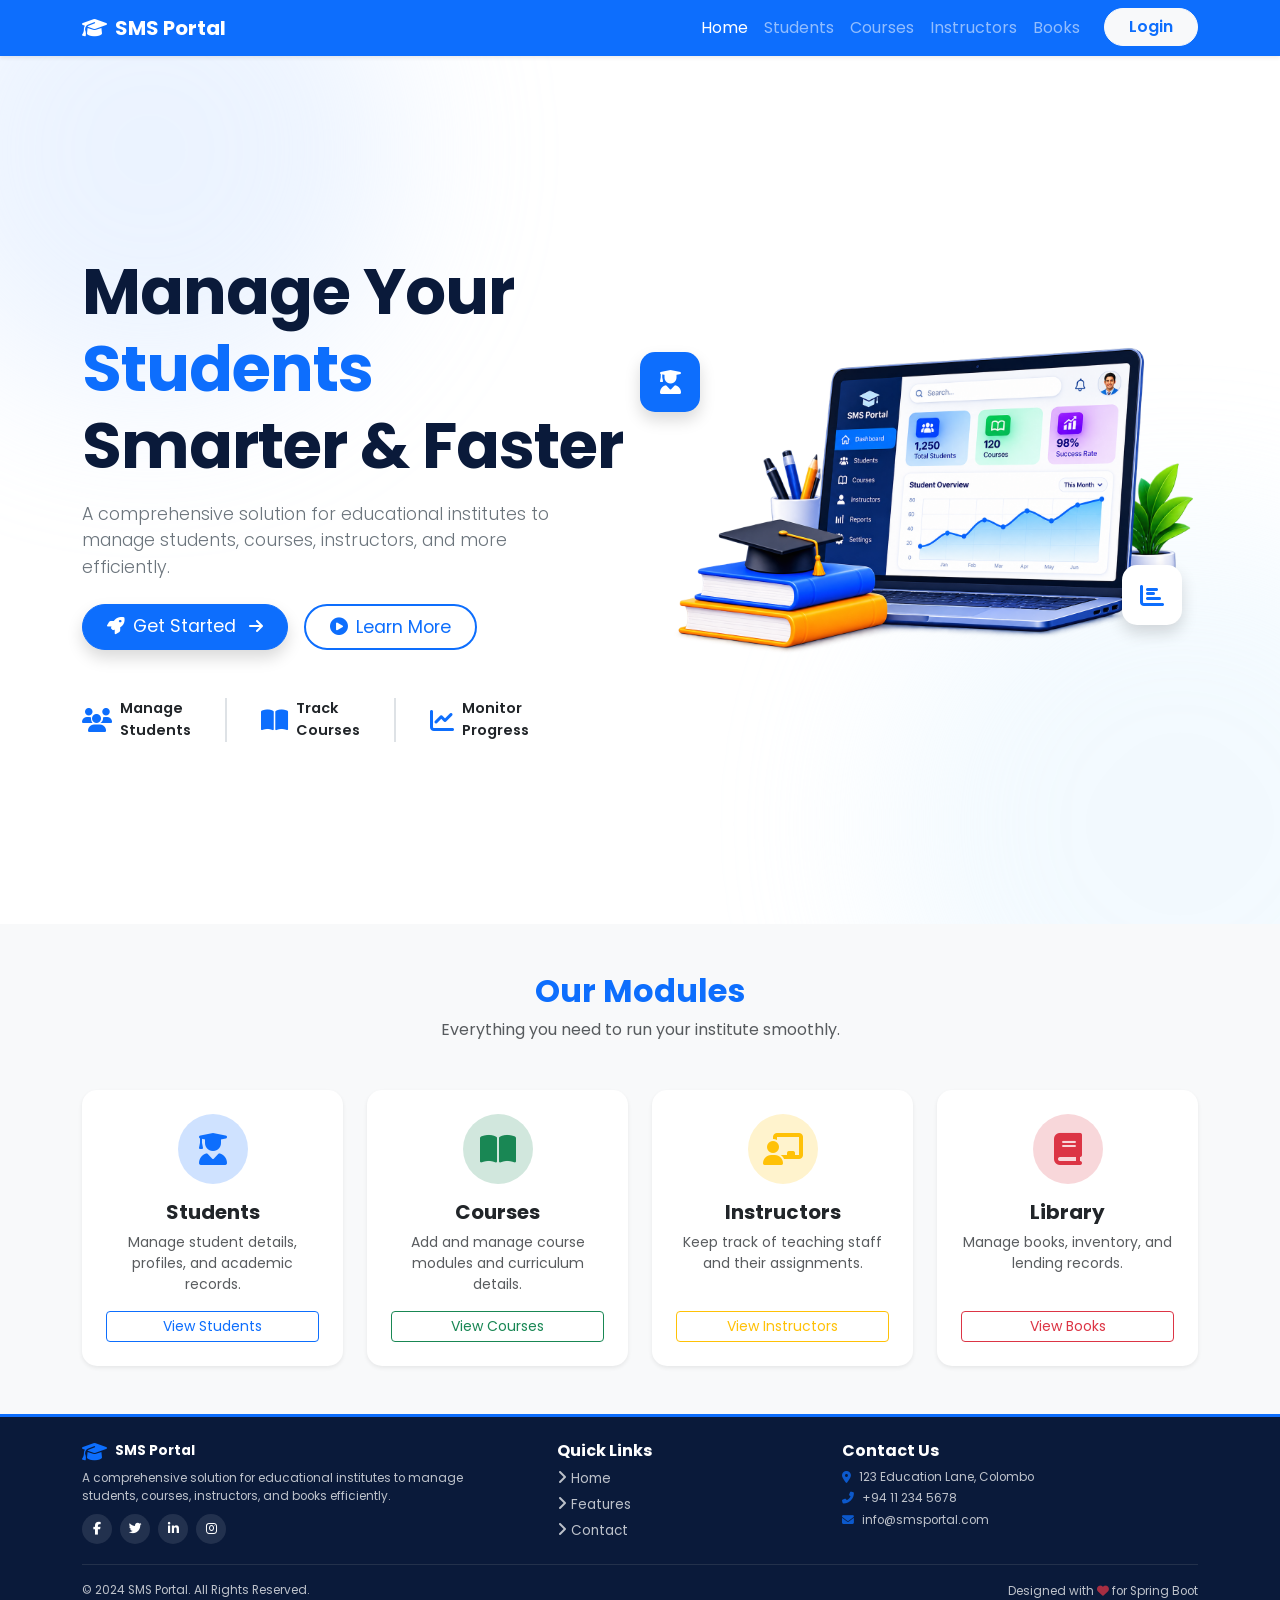
<file: index.html>
<!DOCTYPE html>
<html lang="en">

<head>
    <meta charset="UTF-8">
    <meta name="viewport" content="width=device-width, initial-scale=1.0">
    <title>Student Management System | Home</title>
    <!-- Bootstrap 5 CSS -->
    <link href="https://cdn.jsdelivr.net/npm/bootstrap@5.3.0/dist/css/bootstrap.min.css" rel="stylesheet">
    <!-- FontAwesome for Icons -->
    <link rel="stylesheet" href="https://cdnjs.cloudflare.com/ajax/libs/font-awesome/6.4.0/css/all.min.css">
    <!-- Google Fonts -->
    <link href="https://fonts.googleapis.com/css2?family=Poppins:wght@300;400;500;600;700;800&display=swap"
        rel="stylesheet">
    <!-- Custom CSS -->
    <link rel="stylesheet" href="/assets/css/homePage.css">
</head>

<body>

    
    <!-- Navigation Bar (Blue Background, White Text) -->
    <nav class="navbar navbar-expand-lg navbar-dark fixed-top shadow-sm" style="background-color: #0d6efd;">
        <div class="container">
            <a class="navbar-brand fw-bold text-white" href="#">
                <i class="fas fa-graduation-cap me-2"></i>SMS Portal
            </a>
            <button class="navbar-toggler" type="button" data-bs-toggle="collapse" data-bs-target="#navbarNav">
                <span class="navbar-toggler-icon"></span>
            </button>
            <div class="collapse navbar-collapse" id="navbarNav">
                <ul class="navbar-nav ms-auto">
                    <li class="nav-item"><a class="nav-link active" href="/index.html">Home</a></li>
                    <li class="nav-item"><a class="nav-link" href="/student.html">Students</a></li>
                    <li class="nav-item"><a class="nav-link" href="/course.html">Courses</a></li>
                    <li class="nav-item"><a class="nav-link" href="/instructor.html">Instructors</a></li>
                    <li class="nav-item"><a class="nav-link" href="/book.html">Books</a></li>
                    <li class="nav-item ms-lg-3">
                        <!-- Login button white with blue text -->
                        <a class="btn btn-light text-primary fw-semibold px-4 rounded-pill" href="#">Login</a>
                    </li>
                </ul>
            </div>
        </div>
    </nav>

    <!-- Hero Section -->
    <header class="hero-section d-flex align-items-center position-relative">
        <!-- Background Shapes (Optional, for the blob effect) -->
        <div class="bg-shape shape-1"></div>
        <div class="bg-shape shape-2"></div>

        <div class="container position-relative z-1">
            <div class="row align-items-center min-vh-100 pt-5 mt-4">
                <div class="col-lg-6 text-center text-lg-start">
                    <!-- Main Heading with colored text -->
                    <h1 class="display-3 fw-bold mb-3 animate-fade-in" style="line-height: 1.2; color: #0a1a3a;">
                        Manage Your <br>
                        <span class="text-primary">Students</span> <br>
                        Smarter & Faster
                    </h1>
                    <p class="lead text-secondary mb-4 animate-fade-in pe-lg-5" style="font-size: 1.1rem;">
                        A comprehensive solution for educational institutes to manage students, courses, instructors,
                        and more efficiently.
                    </p>

                    <!-- Buttons with Icons -->
                    <div class="d-flex gap-3 justify-content-center justify-content-lg-start mb-5">
                        <a href="#" class="btn btn-primary btn-lg px-4 rounded-pill shadow custom-btn">
                            <i class="fas fa-rocket me-2"></i>Get Started <i class="fas fa-arrow-right ms-2 fs-6"></i>
                        </a>
                        <a href="#features" class="btn btn-outline-primary btn-lg px-4 rounded-pill custom-btn-outline">
                            <i class="fas fa-play-circle me-2"></i>Learn More
                        </a>
                    </div>

                    <!-- Bottom Features Strip (Icons) -->
                    <div class="d-flex justify-content-center justify-content-lg-start gap-4 mt-4 feature-strip">
                        <div class="d-flex align-items-center gap-2">
                            <i class="fas fa-users text-primary fs-4"></i>
                            <span class="fw-semibold text-dark" style="font-size: 0.9rem;">Manage<br>Students</span>
                        </div>
                        <div class="vr"></div>
                        <div class="d-flex align-items-center gap-2">
                            <i class="fas fa-book-open text-primary fs-4"></i>
                            <span class="fw-semibold text-dark" style="font-size: 0.9rem;">Track<br>Courses</span>
                        </div>
                        <div class="vr"></div>
                        <div class="d-flex align-items-center gap-2">
                            <i class="fas fa-chart-line text-primary fs-4"></i>
                            <span class="fw-semibold text-dark" style="font-size: 0.9rem;">Monitor<br>Progress</span>
                        </div>
                    </div>
                </div>

                <!-- Hero Image -->
                <div class="col-lg-6 d-none d-lg-block text-center position-relative">
                    <!-- Floating icons (Decorative) -->
                    <div class="floating-icon icon-1 shadow"><i class="fas fa-user-graduate text-white fs-4"></i></div>
                    <div class="floating-icon icon-2 shadow"><i class="fas fa-chart-bar text-primary fs-4"></i></div>

                    <img src="/assets/images/Student Management Dashboard Workspace.png" alt="Dashboard Illustration"
                        class="img-fluid hero-img animate-float">
                </div>
            </div>
        </div>
    </header>

    <!-- Features Section (Cards) -->
    <section id="features" class="py-5 bg-light">
        <div class="container">
            <div class="text-center mb-5">
                <h2 class="fw-bold text-primary">Our Modules</h2>
                <p class="text-muted">Everything you need to run your institute smoothly.</p>
            </div>
            <div class="row g-4">
                <!-- Card 1: Students -->
                <div class="col-md-3">
                    <div class="card h-100 border-0 shadow-sm feature-card text-center p-4">
                        <div class="icon-box bg-primary-subtle text-primary mb-3">
                            <i class="fas fa-user-graduate fa-2x"></i>
                        </div>
                        <h5 class="fw-bold">Students</h5>
                        <p class="text-muted small">Manage student details, profiles, and academic records.</p>
                        <a href="/student.html" class="btn btn-sm btn-outline-primary mt-auto">View Students</a>
                    </div>
                </div>
                <!-- Card 2: Courses -->
                <div class="col-md-3">
                    <div class="card h-100 border-0 shadow-sm feature-card text-center p-4">
                        <div class="icon-box bg-success-subtle text-success mb-3">
                            <i class="fas fa-book-open fa-2x"></i>
                        </div>
                        <h5 class="fw-bold">Courses</h5>
                        <p class="text-muted small">Add and manage course modules and curriculum details.</p>
                        <a href="/course.html" class="btn btn-sm btn-outline-success mt-auto">View Courses</a>
                    </div>
                </div>
                <!-- Card 3: Instructors -->
                <div class="col-md-3">
                    <div class="card h-100 border-0 shadow-sm feature-card text-center p-4">
                        <div class="icon-box bg-warning-subtle text-warning mb-3">
                            <i class="fas fa-chalkboard-teacher fa-2x"></i>
                        </div>
                        <h5 class="fw-bold">Instructors</h5>
                        <p class="text-muted small">Keep track of teaching staff and their assignments.</p>
                        <a href="/instructor.html" class="btn btn-sm btn-outline-warning mt-auto">View Instructors</a>
                    </div>
                </div>
                <!-- Card 4: Books -->
                <div class="col-md-3">
                    <div class="card h-100 border-0 shadow-sm feature-card text-center p-4">
                        <div class="icon-box bg-danger-subtle text-danger mb-3">
                            <i class="fas fa-book fa-2x"></i>
                        </div>
                        <h5 class="fw-bold">Library</h5>
                        <p class="text-muted small">Manage books, inventory, and lending records.</p>
                        <a href="/book.html" class="btn btn-sm btn-outline-danger mt-auto">View Books</a>
                    </div>
                </div>
            </div>
        </div>
    </section>

    <!-- Footer -->
    <!-- Footer (Compact Version) -->
    <footer class="footer-section text-white pt-4 pb-3">
        <div class="container">
            <div class="row gy-3">

                <!-- Column 1: Brand & About -->
                <div class="col-lg-5 col-md-12">
                    <a class="navbar-brand fw-bold text-white d-flex align-items-center mb-2" href="#">
                        <i class="fas fa-graduation-cap me-2 text-primary fs-5"></i>
                        <span>SMS Portal</span>
                    </a>
                    <p class="text-light opacity-75 small mb-2 pe-lg-4">
                        A comprehensive solution for educational institutes to manage students, courses, instructors,
                        and books efficiently.
                    </p>
                    <!-- Social Media Icons -->
                    <div class="d-flex gap-2 mt-2 social-icons">
                        <a href="#" class="text-white"><i class="fab fa-facebook-f"></i></a>
                        <a href="#" class="text-white"><i class="fab fa-twitter"></i></a>
                        <a href="#" class="text-white"><i class="fab fa-linkedin-in"></i></a>
                        <a href="#" class="text-white"><i class="fab fa-instagram"></i></a>
                    </div>
                </div>

                <!-- Column 2: Quick Links -->
                <div class="col-lg-3 col-md-6">
                    <h6 class="fw-bold mb-2 text-white">Quick Links</h6>
                    <ul class="list-unstyled footer-links mb-0">
                        <li><a href="#" class="text-light opacity-75 text-decoration-none"><i
                                    class="fas fa-angle-right me-1 fs-6"></i>Home</a></li>
                        <li><a href="#features" class="text-light opacity-75 text-decoration-none"><i
                                    class="fas fa-angle-right me-1 fs-6"></i>Features</a></li>
                        <li><a href="#" class="text-light opacity-75 text-decoration-none"><i
                                    class="fas fa-angle-right me-1 fs-6"></i>Contact</a></li>
                    </ul>
                </div>

                <!-- Column 3: Contact Info -->
                <div class="col-lg-4 col-md-6">
                    <h6 class="fw-bold mb-2 text-white">Contact Us</h6>
                    <ul class="list-unstyled text-light opacity-75 small mb-0">
                        <li class="mb-1"><i class="fas fa-map-marker-alt me-2 text-primary"></i>123 Education Lane,
                            Colombo</li>
                        <li class="mb-1"><i class="fas fa-phone-alt me-2 text-primary"></i>+94 11 234 5678</li>
                        <li><i class="fas fa-envelope me-2 text-primary"></i>info@smsportal.com</li>
                    </ul>
                </div>

            </div>

            <hr class="border-secondary my-3">

            <!-- Copyright Section -->
            <div class="row align-items-center">
                <div class="col-md-6 text-center text-md-start mb-2 mb-md-0">
                    <p class="mb-0 small text-light opacity-75">&copy; 2024 SMS Portal. All Rights Reserved.</p>
                </div>
                <div class="col-md-6 text-center text-md-end">
                    <small class="text-light opacity-75">Designed with <i
                            class="fas fa-heart text-danger animate-heartbeat"></i> for Spring Boot</small>
                </div>
            </div>
        </div>
    </footer>

    <!-- Bootstrap JS -->
    <script src="https://cdn.jsdelivr.net/npm/bootstrap@5.3.0/dist/js/bootstrap.bundle.min.js"></script>
</body>

</html>
</file>
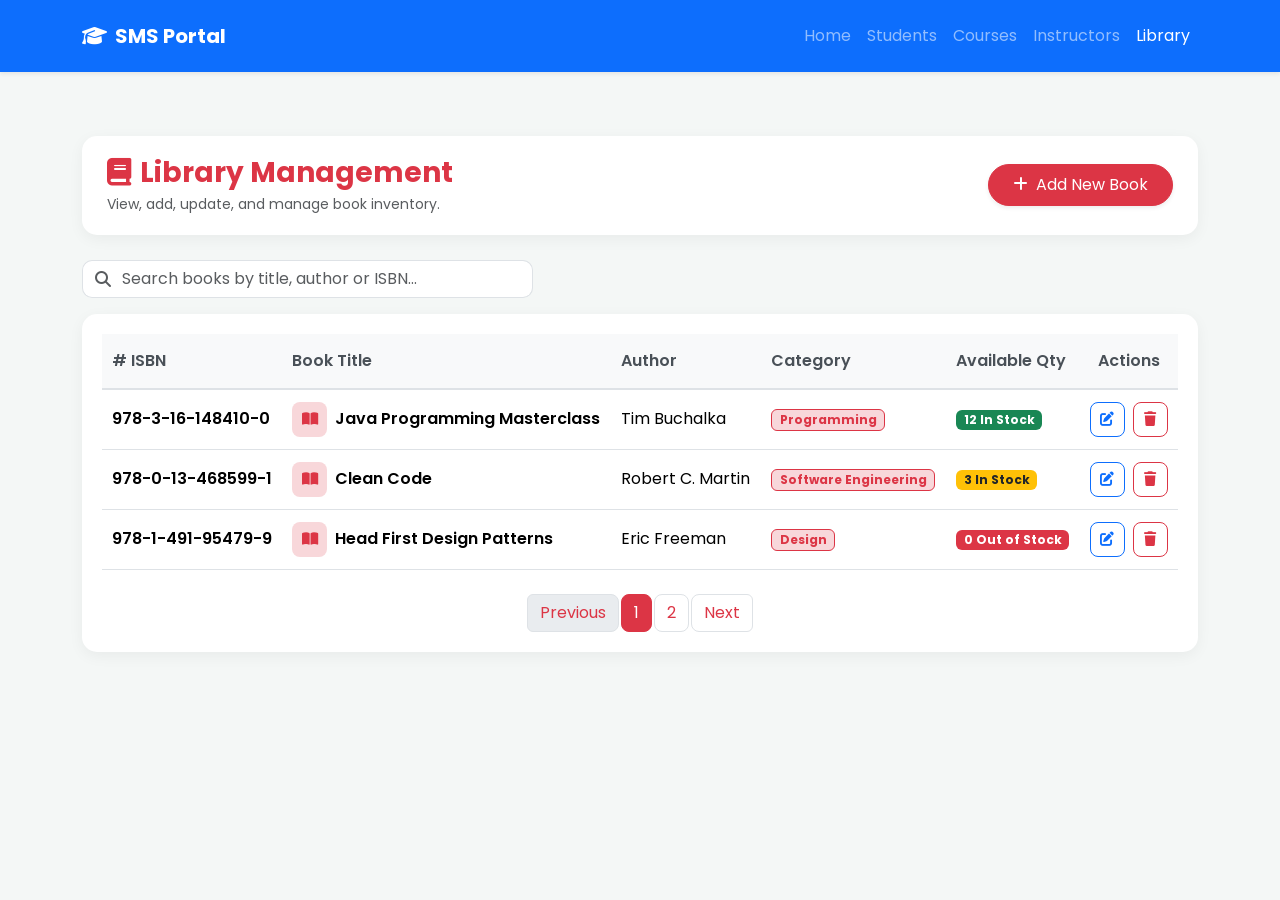
<file: book.html>
<!DOCTYPE html>
<html lang="en">

<head>
    <meta charset="UTF-8">
    <meta name="viewport" content="width=device-width, initial-scale=1.0">
    <title>Library Management | SMS Portal</title>
    <!-- Bootstrap 5 CSS -->
    <link href="https://cdn.jsdelivr.net/npm/bootstrap@5.3.0/dist/css/bootstrap.min.css" rel="stylesheet">
    <!-- FontAwesome -->
    <link rel="stylesheet" href="https://cdnjs.cloudflare.com/ajax/libs/font-awesome/6.4.0/css/all.min.css">
    <!-- Google Fonts -->
    <link href="https://fonts.googleapis.com/css2?family=Poppins:wght@300;400;500;600;700&display=swap" rel="stylesheet">
    
    <!-- Custom CSS -->
    <link rel="stylesheet" href="/assets/css/book.css">
</head>

<body>

    <!-- Navigation Bar -->
    <nav class="navbar navbar-expand-lg navbar-dark shadow-sm py-3">
        <div class="container">
            <a class="navbar-brand fw-bold" href="/index.html">
                <i class="fas fa-graduation-cap me-2"></i>SMS Portal
            </a>
            <button class="navbar-toggler" type="button" data-bs-toggle="collapse" data-bs-target="#navbarNav">
                <span class="navbar-toggler-icon"></span>
            </button>
            <div class="collapse navbar-collapse" id="navbarNav">
                <ul class="navbar-nav ms-auto">
                    <li class="nav-item"><a class="nav-link" href="/index.html">Home</a></li>
                    <li class="nav-item"><a class="nav-link" href="/student.html">Students</a></li>
                    <li class="nav-item"><a class="nav-link" href="/course.html">Courses</a></li>
                    <li class="nav-item"><a class="nav-link" href="/instructor.html">Instructors</a></li>
                    <li class="nav-item"><a class="nav-link active" href="/book.html">Library</a></li>
                </ul>
            </div>
        </div>
    </nav>

    <!-- Main Content -->
    <div class="container mt-5 pt-3">
        
        <!-- Page Header with Add Button -->
        <div class="page-header d-flex justify-content-between align-items-center flex-wrap">
            <div>
                <h3 class="fw-bold mb-1 text-danger"><i class="fas fa-book me-2"></i>Library Management</h3>
                <p class="text-muted mb-0 small">View, add, update, and manage book inventory.</p>
            </div>
            <button class="btn btn-danger px-4 py-2 rounded-pill shadow-sm mt-3 mt-md-0" data-bs-toggle="modal" data-bs-target="#addBookModal">
                <i class="fas fa-plus me-2"></i>Add New Book
            </button>
        </div>

        <!-- Search Bar -->
        <div class="row mb-3">
            <div class="col-md-5">
                <div class="input-group search-group">
                    <span class="input-group-text bg-white border-end-0"><i class="fas fa-search text-muted"></i></span>
                    <input type="text" class="form-control border-start-0 ps-0" placeholder="Search books by title, author or ISBN...">
                </div>
            </div>
        </div>

        <!-- Book Table -->
        <div class="table-card">
            <div class="table-responsive">
                <table class="table table-hover align-middle mb-0">
                    <thead>
                        <tr>
                            <th># ISBN</th>
                            <th>Book Title</th>
                            <th>Author</th>
                            <th>Category</th>
                            <th>Available Qty</th>
                            <th class="text-center">Actions</th>
                        </tr>
                    </thead>
                    <tbody>
                        <!-- Sample Data Row 1 (Backend eken enna one) -->
                        <tr>
                            <td class="fw-semibold">978-3-16-148410-0</td>
                            <td>
                                <div class="d-flex align-items-center">
                                    <div class="icon-box-small bg-danger-subtle text-danger me-2">
                                        <i class="fas fa-book-open"></i>
                                    </div>
                                    <span class="fw-semibold">Java Programming Masterclass</span>
                                </div>
                            </td>
                            <td>Tim Buchalka</td>
                            <td><span class="badge bg-danger-subtle text-danger border border-danger">Programming</span></td>
                            <td><span class="badge bg-success">12 In Stock</span></td>
                            <td class="text-center">
                                <button class="btn btn-sm btn-outline-primary btn-action me-1" title="Edit">
                                    <i class="fas fa-edit"></i>
                                </button>
                                <button class="btn btn-sm btn-outline-danger btn-action" title="Delete">
                                    <i class="fas fa-trash"></i>
                                </button>
                            </td>
                        </tr>
                        <!-- Sample Data Row 2 -->
                        <tr>
                            <td class="fw-semibold">978-0-13-468599-1</td>
                            <td>
                                <div class="d-flex align-items-center">
                                    <div class="icon-box-small bg-danger-subtle text-danger me-2">
                                        <i class="fas fa-book-open"></i>
                                    </div>
                                    <span class="fw-semibold">Clean Code</span>
                                </div>
                            </td>
                            <td>Robert C. Martin</td>
                            <td><span class="badge bg-danger-subtle text-danger border border-danger">Software Engineering</span></td>
                            <td><span class="badge bg-warning text-dark">3 In Stock</span></td>
                            <td class="text-center">
                                <button class="btn btn-sm btn-outline-primary btn-action me-1" title="Edit">
                                    <i class="fas fa-edit"></i>
                                </button>
                                <button class="btn btn-sm btn-outline-danger btn-action" title="Delete">
                                    <i class="fas fa-trash"></i>
                                </button>
                            </td>
                        </tr>
                        <!-- Sample Data Row 3 -->
                        <tr>
                            <td class="fw-semibold">978-1-491-95479-9</td>
                            <td>
                                <div class="d-flex align-items-center">
                                    <div class="icon-box-small bg-danger-subtle text-danger me-2">
                                        <i class="fas fa-book-open"></i>
                                    </div>
                                    <span class="fw-semibold">Head First Design Patterns</span>
                                </div>
                            </td>
                            <td>Eric Freeman</td>
                            <td><span class="badge bg-danger-subtle text-danger border border-danger">Design</span></td>
                            <td><span class="badge bg-danger">0 Out of Stock</span></td>
                            <td class="text-center">
                                <button class="btn btn-sm btn-outline-primary btn-action me-1" title="Edit">
                                    <i class="fas fa-edit"></i>
                                </button>
                                <button class="btn btn-sm btn-outline-danger btn-action" title="Delete">
                                    <i class="fas fa-trash"></i>
                                </button>
                            </td>
                        </tr>
                    </tbody>
                </table>
            </div>
            
            <!-- Pagination -->
            <nav class="mt-4">
                <ul class="pagination justify-content-center mb-0">
                    <li class="page-item disabled"><a class="page-link" href="#">Previous</a></li>
                    <li class="page-item active"><a class="page-link" href="#">1</a></li>
                    <li class="page-item"><a class="page-link" href="#">2</a></li>
                    <li class="page-item"><a class="page-link" href="#">Next</a></li>
                </ul>
            </nav>
        </div>
    </div>

    <!-- Add Book Modal -->
    <div class="modal fade" id="addBookModal" tabindex="-1" aria-labelledby="addBookModalLabel" aria-hidden="true">
        <div class="modal-dialog modal-lg modal-dialog-centered">
            <div class="modal-content border-0 shadow">
                <div class="modal-header bg-danger text-white">
                    <h5 class="modal-title fw-bold" id="addBookModalLabel"><i class="fas fa-book-medical me-2"></i>Add New Book</h5>
                    <button type="button" class="btn-close btn-close-white" data-bs-dismiss="modal" aria-label="Close"></button>
                </div>
                
                <!-- Form action eka oyage backend endpoint ekata change karanna -->
                <form onsubmit="addBook(event)" id="addBookForm">
                    <div class="modal-body p-4">
                        <div class="row g-3">
                            <!-- ISBN -->
                            <div class="col-md-6">
                                <label class="form-label fw-semibold">ISBN Number</label>
                                <input type="text" class="form-control" name="isbn" placeholder="e.g. 978-3-16-148410-0" id="isbn" required>
                            </div>
                            <!-- Book Title -->
                            <div class="col-md-6">
                                <label class="form-label fw-semibold">Book Title</label>
                                <input type="text" class="form-control" name="title" placeholder="Enter book title" id="title" required>
                            </div>
                            <!-- Author -->
                            <div class="col-md-6">
                                <label class="form-label fw-semibold">Author</label>
                                <input type="text" class="form-control" name="author" placeholder="Enter author name" id="author" required>
                            </div>
                            <!-- Category -->
                            <div class="col-md-6">
                                <label class="form-label fw-semibold">Category</label>
                                <select class="form-select" name="category" id="category" required>
                                    <option value="" selected disabled>Choose category...</option>
                                    <option value="Programming">Programming</option>
                                    <option value="Software Engineering">Software Engineering</option>
                                    <option value="Design">Design</option>
                                    <option value="Mathematics">Mathematics</option>
                                    <option value="Novel">Novel</option>
                                </select>
                            </div>
                            <!-- Quantity -->
                            <div class="col-md-6">
                                <label class="form-label fw-semibold">Quantity</label>
                                <input type="number" class="form-control" name="availableStock" id="availableStock" placeholder="e.g. 10" min="1" required>
                            </div>
                        </div>
                    </div>
                    <div class="modal-footer border-0 pt-0">
                        <button type="button" class="btn btn-light px-4" data-bs-dismiss="modal">Cancel</button>
                        <button type="submit" class="btn btn-danger px-4"><i class="fas fa-save me-2"></i>Save Book</button>
                    </div>
                </form>
            </div>
        </div>
    </div>

    <script src="assets/js/book.js"></script>
    <!-- Bootstrap JS -->
    <script src="https://cdn.jsdelivr.net/npm/bootstrap@5.3.0/dist/js/bootstrap.bundle.min.js"></script>
</body>

</html>
</file>
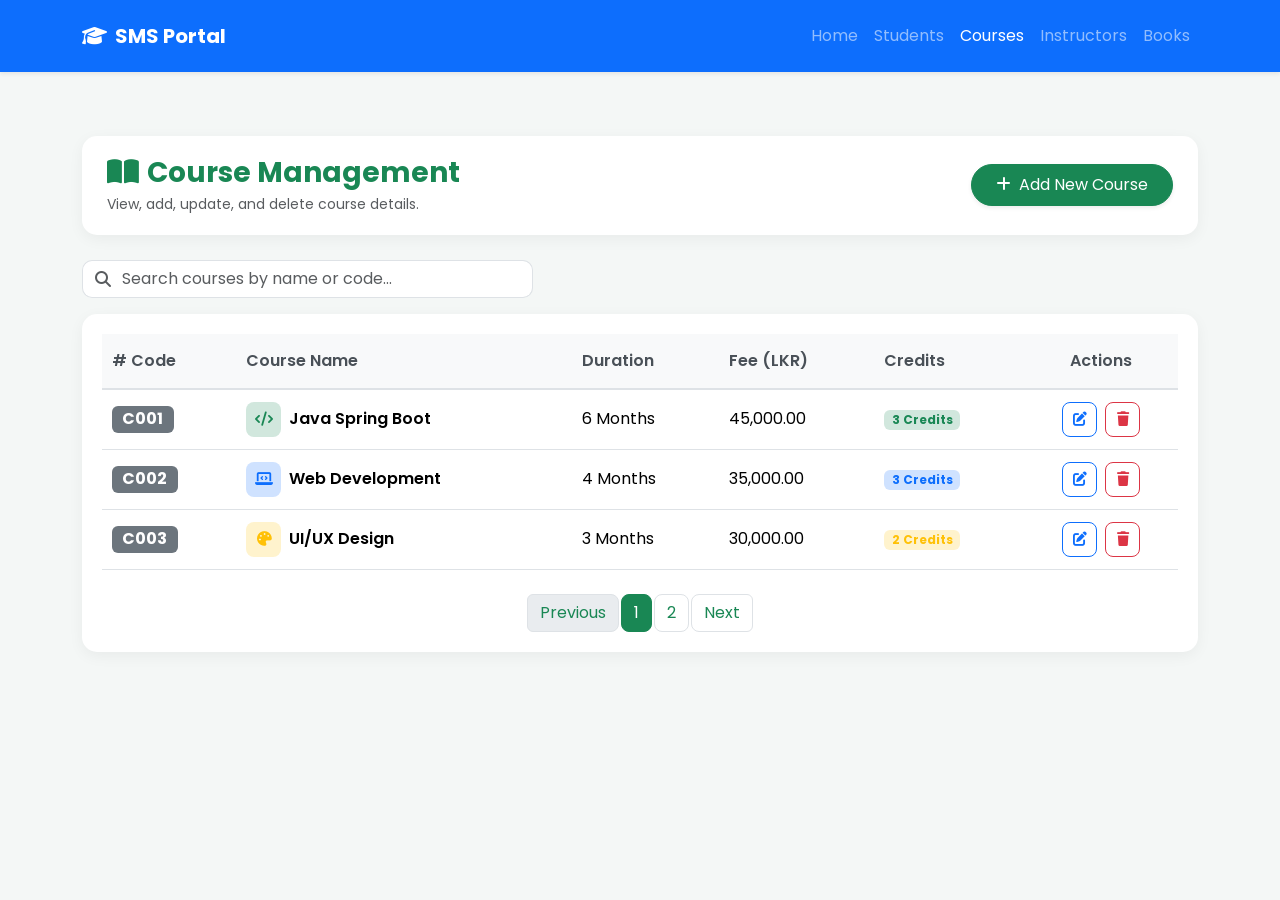
<file: course.html>
<!DOCTYPE html>
<html lang="en">

<head>
    <meta charset="UTF-8">
    <meta name="viewport" content="width=device-width, initial-scale=1.0">
    <title>Course Management | SMS Portal</title>
    <!-- Bootstrap 5 CSS -->
    <link href="https://cdn.jsdelivr.net/npm/bootstrap@5.3.0/dist/css/bootstrap.min.css" rel="stylesheet">
    <!-- FontAwesome -->
    <link rel="stylesheet" href="https://cdnjs.cloudflare.com/ajax/libs/font-awesome/6.4.0/css/all.min.css">
    <!-- Google Fonts -->
    <link href="https://fonts.googleapis.com/css2?family=Poppins:wght@300;400;500;600;700&display=swap" rel="stylesheet">
    
    <!-- Custom CSS -->
    <link rel="stylesheet" href="/assets/css/course.css">
</head>

<body>

    <!-- Navigation Bar -->
    <nav class="navbar navbar-expand-lg navbar-dark shadow-sm py-3">
        <div class="container">
            <a class="navbar-brand fw-bold" href="/index.html">
                <i class="fas fa-graduation-cap me-2"></i>SMS Portal
            </a>
            <button class="navbar-toggler" type="button" data-bs-toggle="collapse" data-bs-target="#navbarNav">
                <span class="navbar-toggler-icon"></span>
            </button>
            <div class="collapse navbar-collapse" id="navbarNav">
                <ul class="navbar-nav ms-auto">
                    <li class="nav-item"><a class="nav-link" href="/index.html">Home</a></li>
                    <li class="nav-item"><a class="nav-link" href="/student.html">Students</a></li>
                    <li class="nav-item"><a class="nav-link active" href="/course.html">Courses</a></li>
                    <li class="nav-item"><a class="nav-link" href="/instructor.html">Instructors</a></li>
                    <li class="nav-item"><a class="nav-link" href="/book.html">Books</a></li>
                </ul>
            </div>
        </div>
    </nav>

    <!-- Main Content -->
    <div class="container mt-5 pt-3">
        
        <!-- Page Header with Add Button -->
        <div class="page-header d-flex justify-content-between align-items-center flex-wrap">
            <div>
                <h3 class="fw-bold mb-1 text-success"><i class="fas fa-book-open me-2"></i>Course Management</h3>
                <p class="text-muted mb-0 small">View, add, update, and delete course details.</p>
            </div>
            <button class="btn btn-success px-4 py-2 rounded-pill shadow-sm mt-3 mt-md-0" data-bs-toggle="modal" data-bs-target="#addCourseModal">
                <i class="fas fa-plus me-2"></i>Add New Course
            </button>
        </div>

        <!-- Search Bar -->
        <div class="row mb-3">
            <div class="col-md-5">
                <div class="input-group search-group">
                    <span class="input-group-text bg-white border-end-0"><i class="fas fa-search text-muted"></i></span>
                    <input type="text" class="form-control border-start-0 ps-0" id="courseSearch" placeholder="Search courses by name or code...">
                </div>
            </div>
        </div>

        <!-- Course Table -->
        <div class="table-card">
            <div class="table-responsive">
                <table class="table table-hover align-middle mb-0">
                    <thead>
                        <tr>
                            <th># Code</th>
                            <th>Course Name</th>
                            <th>Duration</th>
                            <th>Fee (LKR)</th>
                            <th>Credits</th>
                            <th class="text-center">Actions</th>
                        </tr>
                    </thead>
                    <tbody>
                        <!-- Sample Data Row 1 (Backend eken enna one) -->
                        <tr>
                            <td><span class="badge bg-secondary fs-6">C001</span></td>
                            <td>
                                <div class="d-flex align-items-center">
                                    <div class="icon-box-small bg-success-subtle text-success me-2">
                                        <i class="fas fa-code"></i>
                                    </div>
                                    <span class="fw-semibold">Java Spring Boot</span>
                                </div>
                            </td>
                            <td>6 Months</td>
                            <td>45,000.00</td>
                            <td><span class="badge bg-success-subtle text-success">3 Credits</span></td>
                            <td class="text-center">
                                <button class="btn btn-sm btn-outline-primary btn-action me-1" title="Edit">
                                    <i class="fas fa-edit"></i>
                                </button>
                                <button class="btn btn-sm btn-outline-danger btn-action" title="Delete">
                                    <i class="fas fa-trash"></i>
                                </button>
                            </td>
                        </tr>
                        <!-- Sample Data Row 2 -->
                        <tr>
                            <td><span class="badge bg-secondary fs-6">C002</span></td>
                            <td>
                                <div class="d-flex align-items-center">
                                    <div class="icon-box-small bg-primary-subtle text-primary me-2">
                                        <i class="fas fa-laptop-code"></i>
                                    </div>
                                    <span class="fw-semibold">Web Development</span>
                                </div>
                            </td>
                            <td>4 Months</td>
                            <td>35,000.00</td>
                            <td><span class="badge bg-primary-subtle text-primary">3 Credits</span></td>
                            <td class="text-center">
                                <button class="btn btn-sm btn-outline-primary btn-action me-1" title="Edit">
                                    <i class="fas fa-edit"></i>
                                </button>
                                <button class="btn btn-sm btn-outline-danger btn-action" title="Delete">
                                    <i class="fas fa-trash"></i>
                                </button>
                            </td>
                        </tr>
                        <!-- Sample Data Row 3 -->
                        <tr>
                            <td><span class="badge bg-secondary fs-6">C003</span></td>
                            <td>
                                <div class="d-flex align-items-center">
                                    <div class="icon-box-small bg-warning-subtle text-warning me-2">
                                        <i class="fas fa-palette"></i>
                                    </div>
                                    <span class="fw-semibold">UI/UX Design</span>
                                </div>
                            </td>
                            <td>3 Months</td>
                            <td>30,000.00</td>
                            <td><span class="badge bg-warning-subtle text-warning">2 Credits</span></td>
                            <td class="text-center">
                                <button class="btn btn-sm btn-outline-primary btn-action me-1" title="Edit">
                                    <i class="fas fa-edit"></i>
                                </button>
                                <button class="btn btn-sm btn-outline-danger btn-action" title="Delete">
                                    <i class="fas fa-trash"></i>
                                </button>
                            </td>
                        </tr>
                    </tbody>
                </table>
            </div>
            
            <!-- Pagination -->
            <nav class="mt-4">
                <ul class="pagination justify-content-center mb-0">
                    <li class="page-item disabled"><a class="page-link" href="#">Previous</a></li>
                    <li class="page-item active"><a class="page-link" href="#">1</a></li>
                    <li class="page-item"><a class="page-link" href="#">2</a></li>
                    <li class="page-item"><a class="page-link" href="#">Next</a></li>
                </ul>
            </nav>
        </div>
    </div>

    <!-- Add Course Modal -->
    <div class="modal fade" id="addCourseModal" tabindex="-1" aria-labelledby="addCourseModalLabel" aria-hidden="true">
        <div class="modal-dialog modal-lg modal-dialog-centered">
            <div class="modal-content border-0 shadow">
                <div class="modal-header bg-success text-white">
                    <h5 class="modal-title fw-bold" id="addCourseModalLabel"><i class="fas fa-plus-circle me-2"></i>Add New Course</h5>
                    <button type="button" class="btn-close btn-close-white" data-bs-dismiss="modal" aria-label="Close"></button>
                </div>
                
                <!-- Form action eka oyage backend endpoint ekata change karanna -->
                <form onsubmit="addCourse(event)" id="addCourseForm">
                    <div class="modal-body p-4">
                        <div class="row g-3">
                            <!-- Course Code -->
                            <div class="col-md-4">
                                <label class="form-label fw-semibold">Course Code</label>
                                <input type="text" class="form-control" name="courseCode" placeholder="e.g. C004" id="code" required>
                            </div>
                            <!-- Course Name -->
                            <div class="col-md-8">
                                <label class="form-label fw-semibold">Course Name</label>
                                <input type="text" class="form-control" name="courseName" placeholder="Enter course name" id="courseName" required>
                            </div>
                            <!-- Duration -->
                            <div class="col-md-6">
                                <label class="form-label fw-semibold">Duration</label>
                                <input type="text" class="form-control" name="duration" placeholder="e.g. 6 Months" id="duration" required>
                            </div>
                            <!-- Fee -->
                            <div class="col-md-6">
                                <label class="form-label fw-semibold">Course Fee (LKR)</label>
                                <input type="text" class="form-control" name="fee" placeholder="e.g. 45000" id="fee" min="0" step="0.01" required>
                            </div>
                            <!-- credits -->
                            <div class="col-md-6">
                                <label class="form-label fw-semibold">Credits</label>
                                <input type="text" class="form-control" name="credits" placeholder="e.g. 3" id="credits" min="1" step="1" required>
                            </div>
                            <!-- Description -->
                            <div class="col-md-12">
                                <label class="form-label fw-semibold">Description (Optional)</label>
                                <textarea class="form-control" name="description" rows="3" placeholder="Enter course description" id="description"></textarea>
                            </div>
                        </div>
                    </div>
                    <div class="modal-footer border-0 pt-0">
                        <button type="button" class="btn btn-light px-4" data-bs-dismiss="modal">Cancel</button>
                        <button type="submit" class="btn btn-danger px-4"><i class="fas fa-save me-2"></i>Save Course</button>
                    </div>
                </form>
            </div>
        </div>
    </div>
    <script src="assets/js/course.js"></script>
    <!-- Bootstrap JS -->
    <script src="https://cdn.jsdelivr.net/npm/bootstrap@5.3.0/dist/js/bootstrap.bundle.min.js"></script>
</body>

</html>
</file>
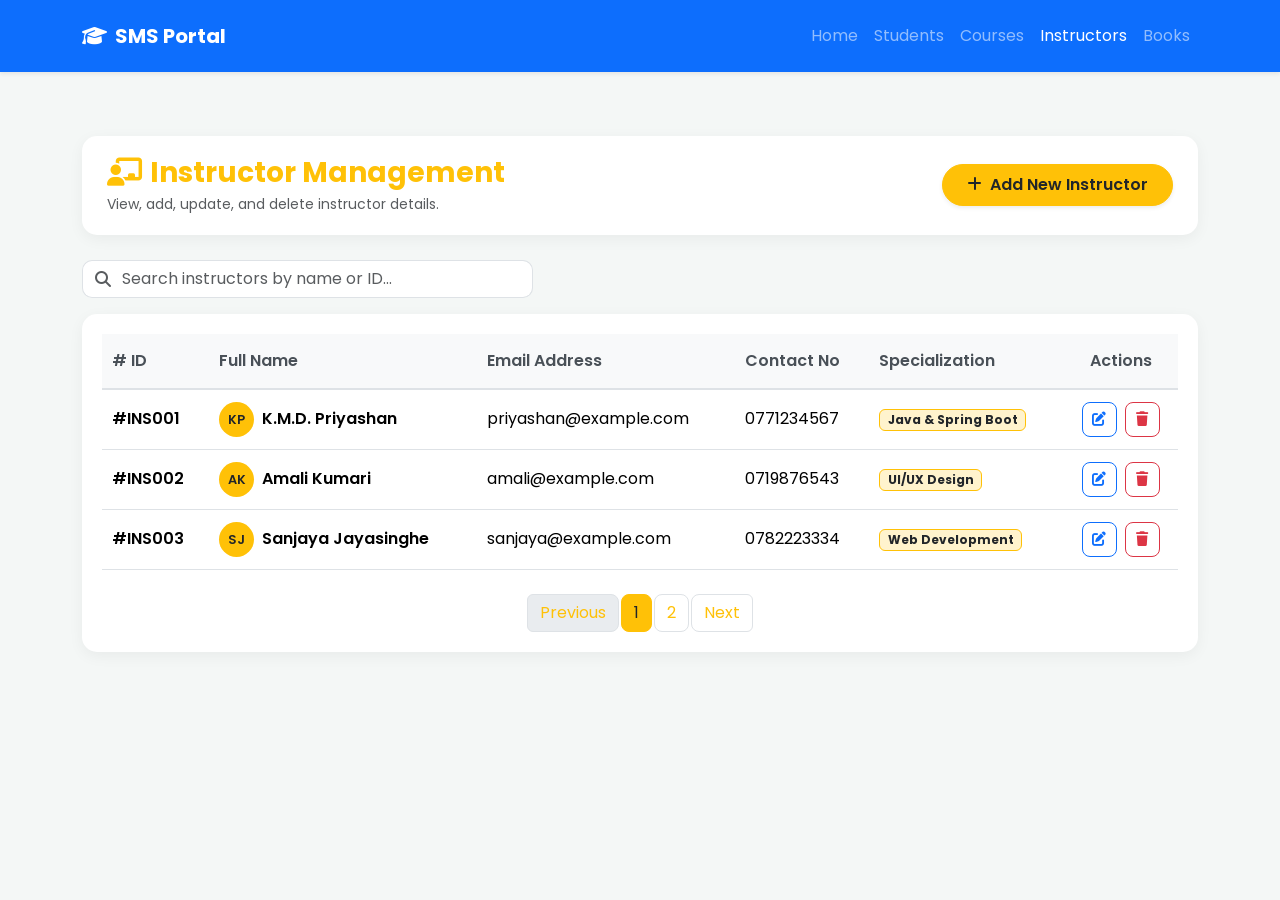
<file: instructor.html>
<!DOCTYPE html>
<html lang="en">

<head>
    <meta charset="UTF-8">
    <meta name="viewport" content="width=device-width, initial-scale=1.0">
    <title>Instructor Management | SMS Portal</title>
    <!-- Bootstrap 5 CSS -->
    <link href="https://cdn.jsdelivr.net/npm/bootstrap@5.3.0/dist/css/bootstrap.min.css" rel="stylesheet">
    <!-- FontAwesome -->
    <link rel="stylesheet" href="https://cdnjs.cloudflare.com/ajax/libs/font-awesome/6.4.0/css/all.min.css">
    <!-- Google Fonts -->
    <link href="https://fonts.googleapis.com/css2?family=Poppins:wght@300;400;500;600;700&display=swap"
        rel="stylesheet">

    <!-- Custom CSS -->
    <link rel="stylesheet" href="/assets/css/instructor.css">
</head>

<body>

    <!-- Navigation Bar -->
    <nav class="navbar navbar-expand-lg navbar-dark shadow-sm py-3">
        <div class="container">
            <a class="navbar-brand fw-bold" href="/index.html">
                <i class="fas fa-graduation-cap me-2"></i>SMS Portal
            </a>
            <button class="navbar-toggler" type="button" data-bs-toggle="collapse" data-bs-target="#navbarNav">
                <span class="navbar-toggler-icon"></span>
            </button>
            <div class="collapse navbar-collapse" id="navbarNav">
                <ul class="navbar-nav ms-auto">
                    <li class="nav-item"><a class="nav-link" href="/index.html">Home</a></li>
                    <li class="nav-item"><a class="nav-link" href="/student.html">Students</a></li>
                    <li class="nav-item"><a class="nav-link" href="/course.html">Courses</a></li>
                    <li class="nav-item"><a class="nav-link active" href="/instructor.html">Instructors</a></li>
                    <li class="nav-item"><a class="nav-link" href="/book.html">Books</a></li>
                </ul>
            </div>
        </div>
    </nav>

    <!-- Main Content -->
    <div class="container mt-5 pt-3">

        <!-- Page Header with Add Button -->
        <div class="page-header d-flex justify-content-between align-items-center flex-wrap">
            <div>
                <h3 class="fw-bold mb-1 text-warning"><i class="fas fa-chalkboard-teacher me-2"></i>Instructor
                    Management</h3>
                <p class="text-muted mb-0 small">View, add, update, and delete instructor details.</p>
            </div>
            <button class="btn btn-warning px-4 py-2 rounded-pill shadow-sm mt-3 mt-md-0 text-dark fw-semibold"
                data-bs-toggle="modal" data-bs-target="#addInstructorModal">
                <i class="fas fa-plus me-2"></i>Add New Instructor
            </button>
        </div>

        <!-- Search Bar -->
        <div class="row mb-3">
            <div class="col-md-5">
                <div class="input-group search-group">
                    <span class="input-group-text bg-white border-end-0"><i class="fas fa-search text-muted"></i></span>
                    <input type="text" class="form-control border-start-0 ps-0"
                        placeholder="Search instructors by name or ID...">
                </div>
            </div>
        </div>

        <!-- Instructor Table -->
        <div class="table-card">
            <div class="table-responsive">
                <table class="table table-hover align-middle mb-0">
                    <thead>
                        <tr>
                            <th># ID</th>
                            <th>Full Name</th>
                            <th>Email Address</th>
                            <th>Contact No</th>
                            <th>Specialization</th>
                            <th class="text-center">Actions</th>
                        </tr>
                    </thead>
                    <tbody>
                        <!-- Sample Data Row 1 (Backend eken enna one) -->
                        <tr>
                            <td class="fw-semibold">#INS001</td>
                            <td>
                                <div class="d-flex align-items-center">
                                    <div class="avatar-circle bg-warning text-dark me-2">
                                        KP
                                    </div>
                                    <span class="fw-semibold">K.M.D. Priyashan</span>
                                </div>
                            </td>
                            <td>priyashan@example.com</td>
                            <td>0771234567</td>
                            <td><span class="badge bg-warning-subtle text-dark border border-warning">Java & Spring
                                    Boot</span></td>
                            <td class="text-center">
                                <button class="btn btn-sm btn-outline-primary btn-action me-1" title="Edit">
                                    <i class="fas fa-edit"></i>
                                </button>
                                <button class="btn btn-sm btn-outline-danger btn-action" title="Delete">
                                    <i class="fas fa-trash"></i>
                                </button>
                            </td>
                        </tr>
                        <!-- Sample Data Row 2 -->
                        <tr>
                            <td class="fw-semibold">#INS002</td>
                            <td>
                                <div class="d-flex align-items-center">
                                    <div class="avatar-circle bg-warning text-dark me-2">
                                        AK
                                    </div>
                                    <span class="fw-semibold">Amali Kumari</span>
                                </div>
                            </td>
                            <td>amali@example.com</td>
                            <td>0719876543</td>
                            <td><span class="badge bg-warning-subtle text-dark border border-warning">UI/UX
                                    Design</span></td>
                            <td class="text-center">
                                <button class="btn btn-sm btn-outline-primary btn-action me-1" title="Edit">
                                    <i class="fas fa-edit"></i>
                                </button>
                                <button class="btn btn-sm btn-outline-danger btn-action" title="Delete">
                                    <i class="fas fa-trash"></i>
                                </button>
                            </td>
                        </tr>
                        <!-- Sample Data Row 3 -->
                        <tr>
                            <td class="fw-semibold">#INS003</td>
                            <td>
                                <div class="d-flex align-items-center">
                                    <div class="avatar-circle bg-warning text-dark me-2">
                                        SJ
                                    </div>
                                    <span class="fw-semibold">Sanjaya Jayasinghe</span>
                                </div>
                            </td>
                            <td>sanjaya@example.com</td>
                            <td>0782223334</td>
                            <td><span class="badge bg-warning-subtle text-dark border border-warning">Web
                                    Development</span></td>
                            <td class="text-center">
                                <button class="btn btn-sm btn-outline-primary btn-action me-1" title="Edit">
                                    <i class="fas fa-edit"></i>
                                </button>
                                <button class="btn btn-sm btn-outline-danger btn-action" title="Delete">
                                    <i class="fas fa-trash"></i>
                                </button>
                            </td>
                        </tr>
                    </tbody>
                </table>
            </div>

            <!-- Pagination -->
            <nav class="mt-4">
                <ul class="pagination justify-content-center mb-0">
                    <li class="page-item disabled"><a class="page-link" href="#">Previous</a></li>
                    <li class="page-item active"><a class="page-link" href="#">1</a></li>
                    <li class="page-item"><a class="page-link" href="#">2</a></li>
                    <li class="page-item"><a class="page-link" href="#">Next</a></li>
                </ul>
            </nav>
        </div>
    </div>

    <!-- Add Instructor Modal -->
    <div class="modal fade" id="addInstructorModal" tabindex="-1" aria-labelledby="addInstructorModalLabel"
        aria-hidden="true">
        <div class="modal-dialog modal-lg modal-dialog-centered">
            <div class="modal-content border-0 shadow">
                <div class="modal-header bg-warning text-dark">
                    <h5 class="modal-title fw-bold" id="addInstructorModalLabel"><i
                            class="fas fa-user-plus me-2"></i>Add New Instructor</h5>
                    <button type="button" class="btn-close" data-bs-dismiss="modal" aria-label="Close"></button>
                </div>

                <!-- Form action eka oyage backend endpoint ekata change karanna -->
                <form onsubmit="addInstructor(event)" id="addInstructorForm">
                    <div class="modal-body p-4">
                        <div class="row g-3">
                            <!-- Instructor code -->
                            <div class="col-md-4">
                                <label class="form-label fw-semibold">Instructor Code</label>
                                <input type="text" class="form-control" name="code" placeholder="e.g. INS004" id="code"
                                    required>
                            </div>
                            <!-- Full Name -->
                            <div class="col-md-8">
                                <label class="form-label fw-semibold">Full Name</label>
                                <input type="text" class="form-control" name="fullName" id="fullName"
                                    placeholder="Enter full name" required>
                            </div>
                            <!-- Email -->
                            <div class="col-md-6">
                                <label class="form-label fw-semibold">Email Address</label>
                                <input type="email" class="form-control" name="email" id="email"
                                    placeholder="name@example.com" required>
                            </div>
                            <!-- Age -->
                            <div class="col-md-6">
                                <label class="form-label fw-semibold">Age</label>
                                <input type="number" class="form-control" name="age" id="age" placeholder="Enter age"
                                    required>
                            </div>
                            <!-- Specialization -->
                            <div class="col-md-12">
                                <label class="form-label fw-semibold">Specialization / Subject</label>
                                <input type="text" class="form-control" name="specialization" id="specialization"
                                    placeholder="e.g. Java & Spring Boot, UI/UX" required>
                            </div>
                            <!-- Address -->
                            <div class="col-md-12">
                                <label class="form-label fw-semibold">Address</label>
                                <input type="text" class="form-control" name="address" id="address"
                                    placeholder="Enter address">
                            </div>
                        </div>
                    </div>
                    <div class="modal-footer border-0 pt-0">
                        <button type="button" class="btn btn-light px-4" data-bs-dismiss="modal">Cancel</button>
                        <!-- <button type="submit" class="btn btn-warning px-4 text-dark fw-semibold"><i
                                class="fas fa-save me-2"></i>Save Instructor</button> -->
                        <button type="submit" class="btn btn-primary px-4"><i class="fas fa-save me-2"></i>Save
                            Instructor</button>
                    </div>
                </form>
            </div>
        </div>
    </div>

    <script src="assets/js/instructor.js"></script>
    <!-- Bootstrap JS -->
    <script src="https://cdn.jsdelivr.net/npm/bootstrap@5.3.0/dist/js/bootstrap.bundle.min.js"></script>
</body>

</html>
</file>
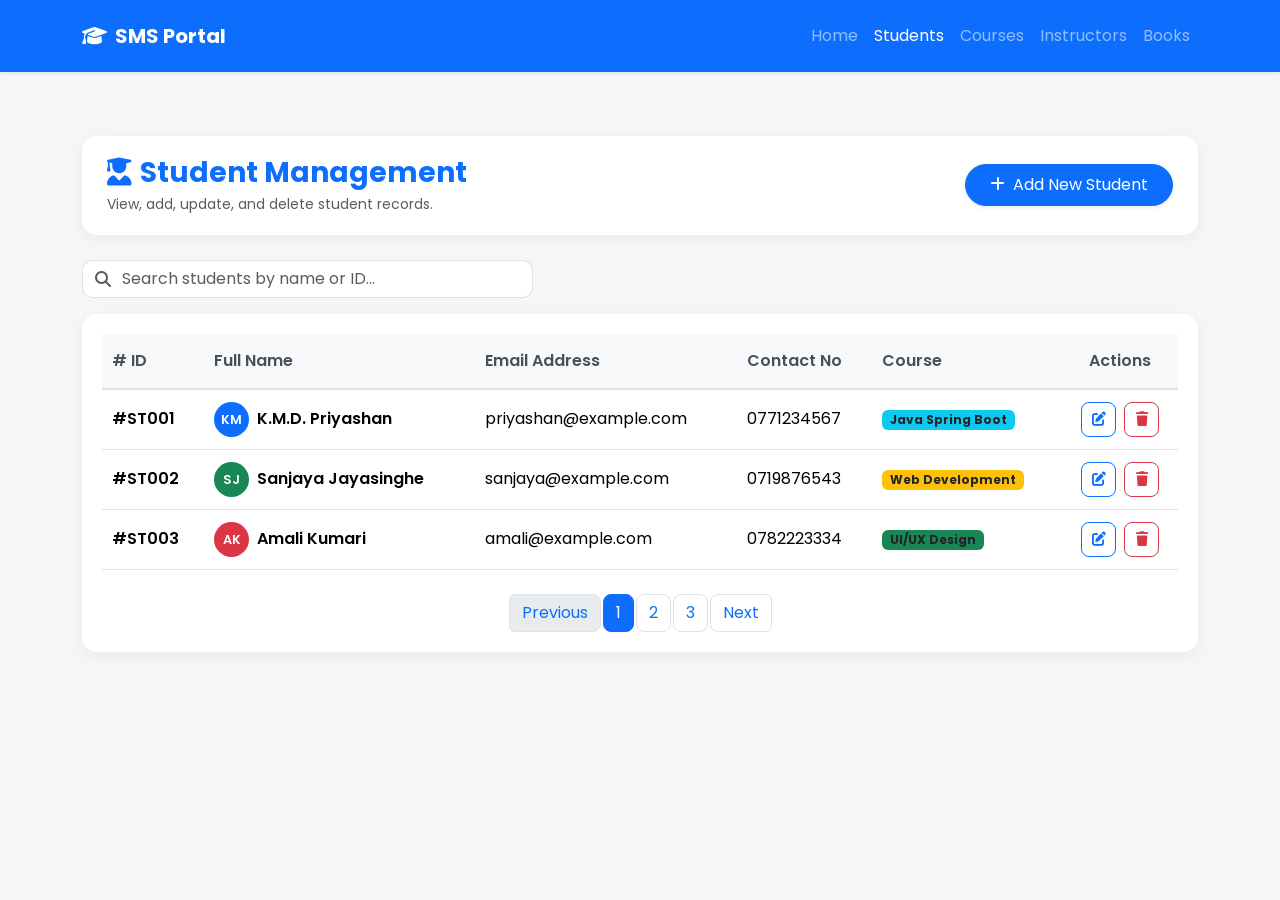
<file: student.html>
<!DOCTYPE html>
<html lang="en">

<head>
    <meta charset="UTF-8">
    <meta name="viewport" content="width=device-width, initial-scale=1.0">
    <title>Student Management | SMS Portal</title>
    <!-- Bootstrap 5 CSS -->
    <link href="https://cdn.jsdelivr.net/npm/bootstrap@5.3.0/dist/css/bootstrap.min.css" rel="stylesheet">
    <!-- FontAwesome -->
    <link rel="stylesheet" href="https://cdnjs.cloudflare.com/ajax/libs/font-awesome/6.4.0/css/all.min.css">
    <!-- Google Fonts -->
    <link href="https://fonts.googleapis.com/css2?family=Poppins:wght@300;400;500;600;700&display=swap" rel="stylesheet">
    
    <!-- Custom CSS -->
    <link rel="stylesheet" href="/assets/css/student.css">
</head>

<body>

    <!-- Navigation Bar -->
    <nav class="navbar navbar-expand-lg navbar-dark shadow-sm py-3">
        <div class="container">
            <a class="navbar-brand fw-bold" href="/index.html">
                <i class="fas fa-graduation-cap me-2"></i>SMS Portal
            </a>
            <button class="navbar-toggler" type="button" data-bs-toggle="collapse" data-bs-target="#navbarNav">
                <span class="navbar-toggler-icon"></span>
            </button>
            <div class="collapse navbar-collapse" id="navbarNav">
                <ul class="navbar-nav ms-auto">
                    <li class="nav-item"><a class="nav-link" href="/index.html">Home</a></li>
                    <li class="nav-item"><a class="nav-link active" href="/student.html">Students</a></li>
                    <li class="nav-item"><a class="nav-link" href="/course.html">Courses</a></li>
                    <li class="nav-item"><a class="nav-link" href="/instructor.html">Instructors</a></li>
                    <li class="nav-item"><a class="nav-link" href="/book.html">Books</a></li>
                </ul>
            </div>
        </div>
    </nav>

    <!-- Main Content -->
    <div class="container mt-5 pt-3">
        
        <!-- Page Header with Add Button -->
        <div class="page-header d-flex justify-content-between align-items-center flex-wrap">
            <div>
                <h3 class="fw-bold mb-1 text-primary"><i class="fas fa-user-graduate me-2"></i>Student Management</h3>
                <p class="text-muted mb-0 small">View, add, update, and delete student records.</p>
            </div>
            <button class="btn btn-primary px-4 py-2 rounded-pill shadow-sm mt-3 mt-md-0" data-bs-toggle="modal" data-bs-target="#addStudentModal">
                <i class="fas fa-plus me-2"></i>Add New Student
            </button>
        </div>

        <!-- Search Bar -->
        <div class="row mb-3">
            <div class="col-md-5">
                <div class="input-group search-group">
                    <span class="input-group-text bg-white border-end-0"><i class="fas fa-search text-muted"></i></span>
                    <input type="text" class="form-control border-start-0 ps-0" placeholder="Search students by name or ID...">
                </div>
            </div>
        </div>

        <!-- Student Table -->
        <div class="table-card">
            <div class="table-responsive">
                <table class="table table-hover align-middle mb-0">
                    <thead>
                        <tr>
                            <th># ID</th>
                            <th>Full Name</th>
                            <th>Email Address</th>
                            <th>Contact No</th>
                            <th>Course</th>
                            <th class="text-center">Actions</th>
                        </tr>
                    </thead>
                    <tbody>
                        <!-- Sample Data Row 1 (Backend eken enna one) -->
                        <tr>
                            <td class="fw-semibold">#ST001</td>
                            <td>
                                <div class="d-flex align-items-center">
                                    <div class="avatar-circle bg-primary me-2">
                                        KM
                                    </div>
                                    <span class="fw-semibold">K.M.D. Priyashan</span>
                                </div>
                            </td>
                            <td>priyashan@example.com</td>
                            <td>0771234567</td>
                            <td><span class="badge bg-info text-dark">Java Spring Boot</span></td>
                            <td class="text-center">
                                <button class="btn btn-sm btn-outline-primary btn-action me-1" title="Edit">
                                    <i class="fas fa-edit"></i>
                                </button>
                                <button class="btn btn-sm btn-outline-danger btn-action" title="Delete">
                                    <i class="fas fa-trash"></i>
                                </button>
                            </td>
                        </tr>
                        <!-- Sample Data Row 2 -->
                        <tr>
                            <td class="fw-semibold">#ST002</td>
                            <td>
                                <div class="d-flex align-items-center">
                                    <div class="avatar-circle bg-success me-2">
                                        SJ
                                    </div>
                                    <span class="fw-semibold">Sanjaya Jayasinghe</span>
                                </div>
                            </td>
                            <td>sanjaya@example.com</td>
                            <td>0719876543</td>
                            <td><span class="badge bg-warning text-dark">Web Development</span></td>
                            <td class="text-center">
                                <button class="btn btn-sm btn-outline-primary btn-action me-1" title="Edit">
                                    <i class="fas fa-edit"></i>
                                </button>
                                <button class="btn btn-sm btn-outline-danger btn-action" title="Delete">
                                    <i class="fas fa-trash"></i>
                                </button>
                            </td>
                        </tr>
                        <!-- Sample Data Row 3 -->
                        <tr>
                            <td class="fw-semibold">#ST003</td>
                            <td>
                                <div class="d-flex align-items-center">
                                    <div class="avatar-circle bg-danger me-2">
                                        AK
                                    </div>
                                    <span class="fw-semibold">Amali Kumari</span>
                                </div>
                            </td>
                            <td>amali@example.com</td>
                            <td>0782223334</td>
                            <td><span class="badge bg-success text-dark">UI/UX Design</span></td>
                            <td class="text-center">
                                <button class="btn btn-sm btn-outline-primary btn-action me-1" title="Edit">
                                    <i class="fas fa-edit"></i>
                                </button>
                                <button class="btn btn-sm btn-outline-danger btn-action" title="Delete">
                                    <i class="fas fa-trash"></i>
                                </button>
                            </td>
                        </tr>
                    </tbody>
                </table>
            </div>
            
            <!-- Pagination -->
            <nav class="mt-4">
                <ul class="pagination justify-content-center mb-0">
                    <li class="page-item disabled"><a class="page-link" href="#">Previous</a></li>
                    <li class="page-item active"><a class="page-link" href="#">1</a></li>
                    <li class="page-item"><a class="page-link" href="#">2</a></li>
                    <li class="page-item"><a class="page-link" href="#">3</a></li>
                    <li class="page-item"><a class="page-link" href="#">Next</a></li>
                </ul>
            </nav>
        </div>
    </div>

    <!-- Add Student Modal -->
    <div class="modal fade" id="addStudentModal" tabindex="-1" aria-labelledby="addStudentModalLabel" aria-hidden="true">
        <div class="modal-dialog modal-lg modal-dialog-centered">
            <div class="modal-content border-0 shadow">
                <div class="modal-header bg-primary text-white">
                    <h5 class="modal-title fw-bold" id="addStudentModalLabel"><i class="fas fa-user-plus me-2"></i>Add New Student</h5>
                    <button type="button" class="btn-close btn-close-white" data-bs-dismiss="modal" aria-label="Close"></button>
                </div>
                
                <!-- Form action eka oyage backend endpoint ekata change karanna -->
                <form id="addStudentForm" onsubmit="addStudent(event)">
                    <div class="modal-body p-4">
                        <div class="row g-3">
                            <!-- Student ID -->
                            <div class="col-md-6">
                                <label class="form-label fw-semibold">Index Number</label>
                                <input type="text" class="form-control" name="index" placeholder="e.g. ST004-2026-PS" id="index" required>
                            </div>
                            <!-- NIC-->
                            <div class="col-md-6">
                                <label class="form-label fw-semibold">NIC Number</label>
                                <input type="text" class="form-control" name="nic" placeholder="e.g. 951234567V" id="nic" required>
                            </div>
                            <!-- DOB -->
                            <div class="col-md-6">
                                <label class="form-label fw-semibold">Date of Birth</label>
                                <input type="date" class="form-control" name="dob" placeholder="2001-05-19" id="dob" required>
                            </div>
                            <!-- Full Name -->
                            <div class="col-md-6">
                                <label class="form-label fw-semibold">Full Name</label>
                                <input type="text" class="form-control" name="studentName" placeholder="Enter full name" id="studentName" required>
                            </div>
                            <!-- Email -->
                            <div class="col-md-6">
                                <label class="form-label fw-semibold">Email Address</label>
                                <input type="email" class="form-control" name="email" placeholder="name@example.com" id="email" required>
                            </div>
                            <!-- Contact -->
                            <div class="col-md-6">
                                <label class="form-label fw-semibold">Contact Number</label>
                                <input type="text" class="form-control" name="contact" placeholder="07X XXX XXXX" id="contact" required>
                            </div>
                            <!-- Address -->
                            <div class="col-md-12">
                                <label class="form-label fw-semibold">Address</label>
                                <input type="text" class="form-control" name="address" placeholder="Enter address" id="address">
                            </div>
                            <!-- Gender -->
                            <div class="col-md-12">
                                <label class="form-label fw-semibold">Gender</label>
                                <select class="form-select" name="gender" id="gender" required>
                                    <option value="" selected disabled>Choose gender...</option>
                                    <option value="Male">Male</option>
                                    <option value="Female">Female</option>
                                </select>
                            </div>
                        </div>
                    </div>
                    <div class="modal-footer border-0 pt-0">
                        <button type="button" class="btn btn-light px-4" data-bs-dismiss="modal">Cancel</button>
                        <button type="submit" class="btn btn-primary px-4"><i class="fas fa-save me-2"></i>Save Student</button>
                    </div>
                </form>
            </div>
        </div>
    </div>
    <script src="/assets/js/student.js"></script>
    <!-- Bootstrap JS -->
    <script src="https://cdn.jsdelivr.net/npm/bootstrap@5.3.0/dist/js/bootstrap.bundle.min.js"></script>
</body>

</html>
</file>
<file: assets/css/homePage.css>
/* General Styles */
body {
    font-family: 'Poppins', sans-serif;
    background-color: #ffffff;
    overflow-x: hidden;
}

/* Navbar Custom Link (Underline effect) */
.nav-link-custom {
    color: #0d6efd !important;
    position: relative;
}

.nav-link-custom::after {
    content: '';
    position: absolute;
    width: 100%;
    height: 3px;
    background-color: #0d6efd;
    bottom: 0;
    left: 0;
    border-radius: 5px;
}

/* Hero Section */
.hero-section {
    background-color: #ffffff;
    position: relative;
    overflow: hidden;
}

/* Background Blob Shapes */
.bg-shape {
    position: absolute;
    border-radius: 50%;
    filter: blur(80px);
    z-index: 0;
    opacity: 0.4;
}

.shape-1 {
    width: 500px;
    height: 500px;
    background: #cfe2ff;
    top: -100px;
    left: -100px;
}

.shape-2 {
    width: 600px;
    height: 600px;
    background: #e0f2fe;
    bottom: -200px;
    right: -200px;
}

/* Heading Styling */
.display-3 {
    letter-spacing: -1px;
}

/* Custom Buttons */
.custom-btn {
    transition: all 0.3s ease;
    font-size: 1.1rem;
}

.custom-btn:hover {
    transform: translateY(-3px);
    box-shadow: 0 10px 20px rgba(13, 110, 253, 0.3);
}

.custom-btn-outline {
    color: #0d6efd;
    border: 2px solid #0d6efd;
    transition: all 0.3s ease;
    font-size: 1.1rem;
}

.custom-btn-outline:hover {
    background-color: #0d6efd;
    color: white;
    transform: translateY(-3px);
    box-shadow: 0 10px 20px rgba(13, 110, 253, 0.2);
}

/* Hero Image Animation */
.hero-img {
    max-width: 100%;
    position: relative;
    z-index: 2;
}

.animate-float {
    animation: float 6s ease-in-out infinite;
}

@keyframes float {
    0% {
        transform: translateY(0px);
    }

    50% {
        transform: translateY(-15px);
    }

    100% {
        transform: translateY(0px);
    }
}

/* Floating Icons (Decorative) */
.floating-icon {
    position: absolute;
    width: 60px;
    height: 60px;
    border-radius: 15px;
    display: flex;
    align-items: center;
    justify-content: center;
    z-index: 3;
    animation: float 4s ease-in-out infinite;
}

.icon-1 {
    background: #0d6efd;
    top: 10%;
    left: 0%;
    animation-delay: 0s;
}

.icon-2 {
    background: #ffffff;
    bottom: 15%;
    right: 5%;
    animation-delay: 2s;
}

/* Feature Strip at the bottom of Hero */
.feature-strip .vr {
    border-left: 2px solid #dee2e6;
    opacity: 1;
    margin: 0 10px;
}

/* Simple Fade In Animation */
.animate-fade-in {
    animation: fadeIn 1.2s ease-in-out;
}

@keyframes fadeIn {
    from {
        opacity: 0;
        transform: translateY(20px);
    }

    to {
        opacity: 1;
        transform: translateY(0);
    }
}

/* Features Section Cards */
.feature-card {
    transition: transform 0.3s ease, box-shadow 0.3s ease;
    border-radius: 15px;
}

.feature-card:hover {
    transform: translateY(-10px);
    box-shadow: 0 15px 30px rgba(0, 0, 0, 0.08) !important;
}

.icon-box {
    width: 70px;
    height: 70px;
    border-radius: 50%;
    display: flex;
    align-items: center;
    justify-content: center;
    margin: 0 auto;
}

/* Footer */
footer {
    background-color: #0a1a3a;
    /* Dark Blue matching the theme */
}

/* Footer Custom Styles (Compact) */
.footer-section {
    background-color: #0a1a3a;
    border-top: 3px solid #0d6efd;
    font-size: 0.85rem;
    /* Overall font size eka poddak adu karala */
}

.footer-links li {
    margin-bottom: 6px;
    transition: all 0.2s ease;
}

.footer-links li:hover {
    transform: translateX(3px);
}

.footer-links li a:hover {
    color: #0d6efd !important;
}

/* Social Icons (Podi kala) */
.social-icons a {
    display: inline-flex;
    align-items: center;
    justify-content: center;
    width: 30px;
    height: 30px;
    background: rgba(255, 255, 255, 0.1);
    border-radius: 50%;
    transition: all 0.3s ease;
    text-decoration: none;
    font-size: 0.8rem;
}

.social-icons a:hover {
    background: #0d6efd;
    transform: translateY(-2px);
}

/* Heartbeat Animation */
.animate-heartbeat {
    animation: heartbeat 1.5s ease-in-out infinite;
}

@keyframes heartbeat {
    0% {
        transform: scale(1);
    }

    14% {
        transform: scale(1.3);
    }

    28% {
        transform: scale(1);
    }

    42% {
        transform: scale(1.3);
    }

    70% {
        transform: scale(1);
    }
}
</file>
<file: assets/css/book.css>
/* General Styles */
body {
    font-family: 'Poppins', sans-serif;
    background-color: #f4f7f6;
}

/* Navbar */
.navbar {
    background-color: #0d6efd !important;
}

/* Page Header */
.page-header {
    background: white;
    border-radius: 15px;
    padding: 20px 25px;
    box-shadow: 0 4px 15px rgba(0, 0, 0, 0.05);
    margin-bottom: 25px;
}

/* Search Bar Group */
.search-group .input-group-text {
    border-radius: 10px 0 0 10px;
}
.search-group .form-control {
    border-radius: 0 10px 10px 0;
}
.search-group .form-control:focus {
    box-shadow: none;
    border-color: #dee2e6;
}

/* Table Card */
.table-card {
    background: white;
    border-radius: 15px;
    padding: 20px;
    box-shadow: 0 4px 15px rgba(0, 0, 0, 0.05);
}

.table thead th {
    background-color: #f8f9fa;
    color: #495057;
    font-weight: 600;
    border-bottom: 2px solid #dee2e6;
    padding: 15px 10px;
}

.table tbody tr {
    transition: background-color 0.2s ease;
}

.table tbody tr:hover {
    background-color: #fff5f5; /* Light red hover effect */
}

.table tbody td {
    padding: 12px 10px;
}

/* Icon Box Small (Book Table eke icons walata) */
.icon-box-small {
    width: 35px;
    height: 35px;
    border-radius: 8px;
    display: flex;
    align-items: center;
    justify-content: center;
    font-size: 0.9rem;
}

/* Action Buttons */
.btn-action {
    width: 35px;
    height: 35px;
    padding: 0;
    display: inline-flex;
    align-items: center;
    justify-content: center;
    border-radius: 8px;
    transition: all 0.2s ease;
}

.btn-action:hover {
    transform: translateY(-2px);
}

/* Modal Custom Styles */
.modal-content {
    border-radius: 15px;
    overflow: hidden;
}

.modal-header {
    border-bottom: none;
    padding: 20px 25px;
}

.modal-body .form-control,
.modal-body .form-select {
    border-radius: 8px;
    padding: 10px 15px;
    border: 1px solid #ced4da;
}

.modal-body .form-control:focus,
.modal-body .form-select:focus {
    box-shadow: 0 0 0 0.25rem rgba(220, 53, 69, 0.15); /* Red glow */
    border-color: #dc3545;
}

/* Pagination Custom */
.pagination .page-link {
    color: #dc3545; /* Red color for pagination */
    border-radius: 8px;
    margin: 0 3px;
    border: 1px solid #dee2e6;
}

.pagination .page-item.active .page-link {
    background-color: #dc3545;
    border-color: #dc3545;
    color: white;
}

.pagination .page-link:hover {
    background-color: #e9ecef;
    color: #b02a37;
}
</file>
<file: assets/css/course.css>
/* General Styles */
body {
    font-family: 'Poppins', sans-serif;
    background-color: #f4f7f6;
}

/* Navbar */
.navbar {
    background-color: #0d6efd !important;
}

/* Page Header */
.page-header {
    background: white;
    border-radius: 15px;
    padding: 20px 25px;
    box-shadow: 0 4px 15px rgba(0, 0, 0, 0.05);
    margin-bottom: 25px;
}

/* Search Bar Group */
.search-group .input-group-text {
    border-radius: 10px 0 0 10px;
}
.search-group .form-control {
    border-radius: 0 10px 10px 0;
}
.search-group .form-control:focus {
    box-shadow: none;
    border-color: #dee2e6;
}

/* Table Card */
.table-card {
    background: white;
    border-radius: 15px;
    padding: 20px;
    box-shadow: 0 4px 15px rgba(0, 0, 0, 0.05);
}

.table thead th {
    background-color: #f8f9fa;
    color: #495057;
    font-weight: 600;
    border-bottom: 2px solid #dee2e6;
    padding: 15px 10px;
}

.table tbody tr {
    transition: background-color 0.2s ease;
}

.table tbody tr:hover {
    background-color: #f1f8ff;
}

.table tbody td {
    padding: 12px 10px;
}

/* Icon Box Small (Course Table eke icons walata) */
.icon-box-small {
    width: 35px;
    height: 35px;
    border-radius: 8px;
    display: flex;
    align-items: center;
    justify-content: center;
    font-size: 0.9rem;
}

/* Action Buttons */
.btn-action {
    width: 35px;
    height: 35px;
    padding: 0;
    display: inline-flex;
    align-items: center;
    justify-content: center;
    border-radius: 8px;
    transition: all 0.2s ease;
}

.btn-action:hover {
    transform: translateY(-2px);
}

/* Modal Custom Styles */
.modal-content {
    border-radius: 15px;
    overflow: hidden;
}

.modal-header {
    border-bottom: none;
    padding: 20px 25px;
}

.modal-body .form-control,
.modal-body .form-select {
    border-radius: 8px;
    padding: 10px 15px;
    border: 1px solid #ced4da;
}

.modal-body .form-control:focus,
.modal-body .form-select:focus {
    box-shadow: 0 0 0 0.25rem rgba(25, 135, 84, 0.15); /* Green glow */
    border-color: #198754;
}

/* Pagination Custom */
.pagination .page-link {
    color: #198754; /* Green color for pagination */
    border-radius: 8px;
    margin: 0 3px;
    border: 1px solid #dee2e6;
}

.pagination .page-item.active .page-link {
    background-color: #198754;
    border-color: #198754;
    color: white;
}

.pagination .page-link:hover {
    background-color: #e9ecef;
    color: #198754;
}
</file>
<file: assets/css/instructor.css>
/* General Styles */
body {
    font-family: 'Poppins', sans-serif;
    background-color: #f4f7f6;
}

/* Navbar */
.navbar {
    background-color: #0d6efd !important;
}

/* Page Header */
.page-header {
    background: white;
    border-radius: 15px;
    padding: 20px 25px;
    box-shadow: 0 4px 15px rgba(0, 0, 0, 0.05);
    margin-bottom: 25px;
}

/* Search Bar Group */
.search-group .input-group-text {
    border-radius: 10px 0 0 10px;
}
.search-group .form-control {
    border-radius: 0 10px 10px 0;
}
.search-group .form-control:focus {
    box-shadow: none;
    border-color: #dee2e6;
}

/* Table Card */
.table-card {
    background: white;
    border-radius: 15px;
    padding: 20px;
    box-shadow: 0 4px 15px rgba(0, 0, 0, 0.05);
}

.table thead th {
    background-color: #f8f9fa;
    color: #495057;
    font-weight: 600;
    border-bottom: 2px solid #dee2e6;
    padding: 15px 10px;
}

.table tbody tr {
    transition: background-color 0.2s ease;
}

.table tbody tr:hover {
    background-color: #fffaf0; /* Light orange hover effect */
}

.table tbody td {
    padding: 12px 10px;
}

/* Avatar Circle (Instructors walata yellow background ekak) */
.avatar-circle {
    width: 35px;
    height: 35px;
    font-size: 0.8rem;
    border-radius: 50%;
    display: flex;
    align-items: center;
    justify-content: center;
    font-weight: 600;
}

/* Action Buttons */
.btn-action {
    width: 35px;
    height: 35px;
    padding: 0;
    display: inline-flex;
    align-items: center;
    justify-content: center;
    border-radius: 8px;
    transition: all 0.2s ease;
}

.btn-action:hover {
    transform: translateY(-2px);
}

/* Modal Custom Styles */
.modal-content {
    border-radius: 15px;
    overflow: hidden;
}

.modal-header {
    border-bottom: none;
    padding: 20px 25px;
}

.modal-body .form-control,
.modal-body .form-select {
    border-radius: 8px;
    padding: 10px 15px;
    border: 1px solid #ced4da;
}

.modal-body .form-control:focus,
.modal-body .form-select:focus {
    box-shadow: 0 0 0 0.25rem rgba(255, 193, 7, 0.25); /* Yellow glow */
    border-color: #ffc107;
}

/* Pagination Custom */
.pagination .page-link {
    color: #ffc107; /* Yellow color for pagination */
    border-radius: 8px;
    margin: 0 3px;
    border: 1px solid #dee2e6;
}

.pagination .page-item.active .page-link {
    background-color: #ffc107;
    border-color: #ffc107;
    color: #212529; /* Dark text for contrast on yellow */
}

.pagination .page-link:hover {
    background-color: #e9ecef;
    color: #d39e00;
}
</file>
<file: assets/css/student.css>
/* General Styles */
body {
    font-family: 'Poppins', sans-serif;
    background-color: #f4f7f6;
}

/* Navbar */
.navbar {
    background-color: #0d6efd !important;
}

/* Page Header */
.page-header {
    background: white;
    border-radius: 15px;
    padding: 20px 25px;
    box-shadow: 0 4px 15px rgba(0, 0, 0, 0.05);
    margin-bottom: 25px;
}

/* Search Bar Group */
.search-group .input-group-text {
    border-radius: 10px 0 0 10px;
}
.search-group .form-control {
    border-radius: 0 10px 10px 0;
}
.search-group .form-control:focus {
    box-shadow: none;
    border-color: #dee2e6;
}

/* Table Card */
.table-card {
    background: white;
    border-radius: 15px;
    padding: 20px;
    box-shadow: 0 4px 15px rgba(0, 0, 0, 0.05);
}

.table thead th {
    background-color: #f8f9fa;
    color: #495057;
    font-weight: 600;
    border-bottom: 2px solid #dee2e6;
    padding: 15px 10px;
}

.table tbody tr {
    transition: background-color 0.2s ease;
}

.table tbody tr:hover {
    background-color: #f1f8ff;
}

.table tbody td {
    padding: 12px 10px;
}

/* Avatar Circle (Table eke nam lagin penna) */
.avatar-circle {
    width: 35px;
    height: 35px;
    font-size: 0.8rem;
    border-radius: 50%;
    display: flex;
    align-items: center;
    justify-content: center;
    color: white;
    font-weight: 600;
}

/* Action Buttons */
.btn-action {
    width: 35px;
    height: 35px;
    padding: 0;
    display: inline-flex;
    align-items: center;
    justify-content: center;
    border-radius: 8px;
    transition: all 0.2s ease;
}

.btn-action:hover {
    transform: translateY(-2px);
}

/* Modal Custom Styles */
.modal-content {
    border-radius: 15px;
    overflow: hidden;
}

.modal-header {
    border-bottom: none;
    padding: 20px 25px;
}

.modal-body .form-control,
.modal-body .form-select {
    border-radius: 8px;
    padding: 10px 15px;
    border: 1px solid #ced4da;
}

.modal-body .form-control:focus,
.modal-body .form-select:focus {
    box-shadow: 0 0 0 0.25rem rgba(13, 110, 253, 0.15);
    border-color: #0d6efd;
}

/* Pagination Custom */
.pagination .page-link {
    color: #0d6efd;
    border-radius: 8px;
    margin: 0 3px;
    border: 1px solid #dee2e6;
}

.pagination .page-item.active .page-link {
    background-color: #0d6efd;
    border-color: #0d6efd;
    color: white;
}

.pagination .page-link:hover {
    background-color: #e9ecef;
}
</file>
